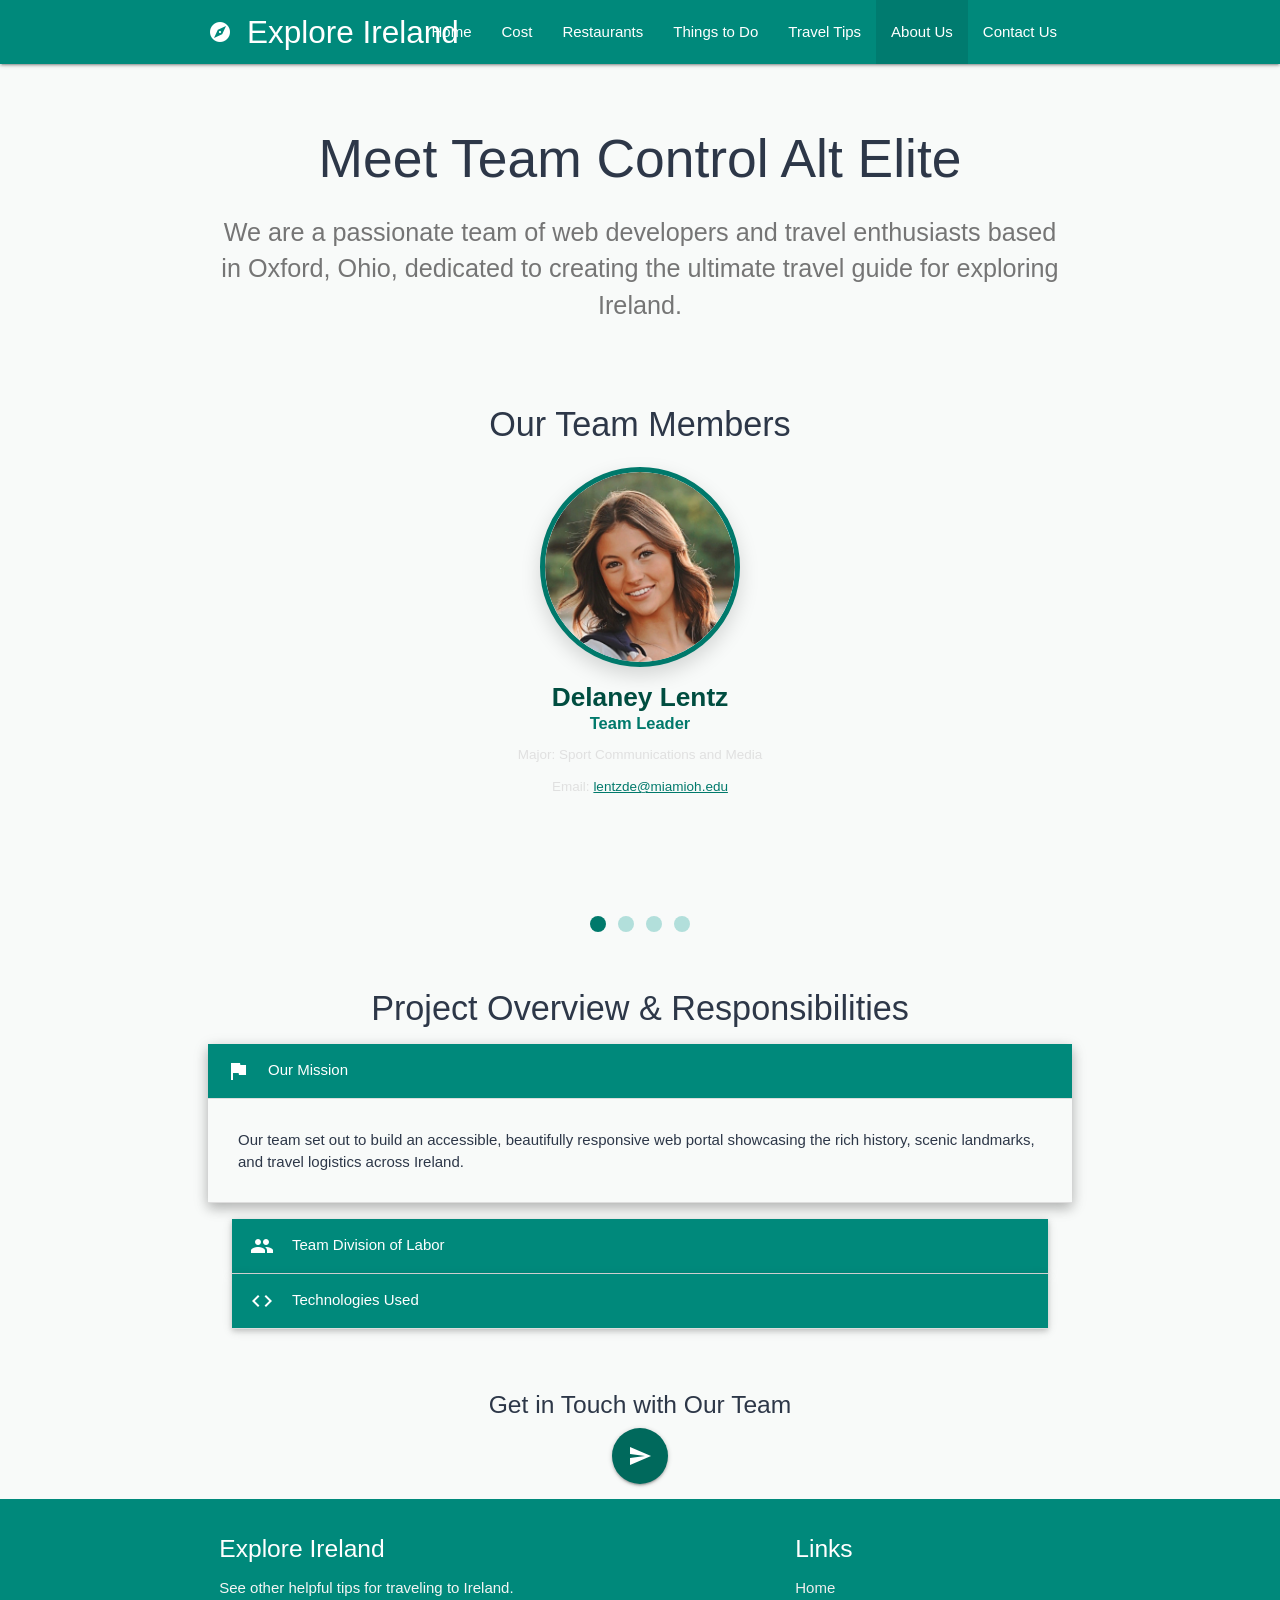
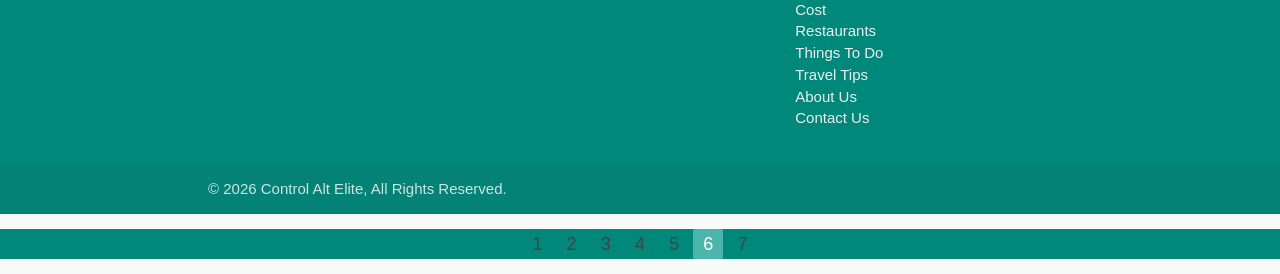
<file: aboutus.html>
<!DOCTYPE html>
<html lang="en">
<head>
    <meta charset="UTF-8">
    <meta name="viewport" content="width=device-width, initial-scale=1.0">
    <title>Ireland Travel | About Us</title>
    <link rel="stylesheet" href="thingstodo.css">
    <link rel="stylesheet" href="global.css">
    <!-- Google Fonts & Material Icons -->
    <link rel="preconnect" href="https://fonts.googleapis.com">
    <link rel="preconnect" href="https://fonts.gstatic.com" crossorigin>
    <link href="https://fonts.googleapis.com/icon?family=Material+Icons" rel="stylesheet">
    <link href="https://fonts.googleapis.com/css2?family=Plus+Jakarta+Sans:wght@400;500;600;700&display=swap" rel="stylesheet">
    <!-- Materialize CSS & JavaScript -->
    <link rel="stylesheet" href="https://cdnjs.cloudflare.com/ajax/libs/materialize/1.0.0/css/materialize.min.css">
    <script src="https://cdnjs.cloudflare.com/ajax/libs/materialize/1.0.0/js/materialize.min.js"></script>

    <style>
        /* Circular Rotating Team Slider Styling */
        .slider {
            height: 480px !important;
            background: transparent !important;
            box-shadow: none !important;
        }

        .slider .slides {
            height: 430px !important;
            background-color: transparent !important;
        }

        .slider .slides li {
            background-color: transparent !important;
            text-align: center;
        }

        /* Circular Frame for Team Photos */
        .profile-circle-container {
            width: 200px;
            height: 200px;
            margin: 10px auto 0 auto;
            border-radius: 50%;
            overflow: hidden;
            border: 5px solid #00796b; /* Teal Accent Border */
            box-shadow: 0 8px 20px rgba(0, 0, 0, 0.15);
            background-color: #e0f2f1;
        }

        .profile-circle-container img {
            width: 100% !important;
            height: 100% !important;
            object-fit: cover !important;
            object-position: center top !important; /* Keeps tops of heads fully visible */
            border-radius: 50%;
        }

        /* Caption Text Below Circle Frame */
        .slider .slides li .caption {
            position: relative !important;
            top: 10px !important;
            left: 0 !important;
            right: 0 !important;
            width: 100% !important;
            opacity: 1 !important;
            background: transparent !important;
            padding: 0 !important;
            box-shadow: none !important;
            border-radius: 0;
            display: block !important;
        }

        .slider .slides li .caption h3 {
            color: #004d40 !important;
            font-size: 1.75rem !important;
            font-weight: 700;
            margin: 6px 0 2px 0;
            text-shadow: none !important;
        }

        .slider .slides li .caption h5 {
            color: #00796b !important;
            font-size: 1.1rem !important;
            font-weight: 600;
            margin: 2px 0;
            text-shadow: none !important;
        }

        .member-details {
            font-size: 0.9rem;
            color: #444;
            margin-top: 4px;
            line-height: 1.4;
        }

        .member-details a {
            color: #00796b;
            text-decoration: underline;
            font-weight: 500;
        }

        /* Indicator Dots Styling */
        .slider .indicators {
            bottom: 0px !important;
            z-index: 10;
        }

        .slider .indicators .indicator-item {
            background-color: #b2dfdb;
            margin: 0 6px;
        }

        .slider .indicators .indicator-item.active {
            background-color: #00796b;
        }
    </style>

    <script>
        document.addEventListener('DOMContentLoaded', function() {
            // Materialize JS Feature 1: Sidenav Initialization
            var sidenavElems = document.querySelectorAll('.sidenav');
            M.Sidenav.init(sidenavElems);

            // Materialize JS Feature 2: Slider (2-second automated rotation)
            var sliderElems = document.querySelectorAll('.slider');
            M.Slider.init(sliderElems, {
                indicators: true,
                height: 480, // Expanded height for circle + bio info
                duration: 500,
                interval: 2000 // Rotates every 2 seconds
            });

            // Materialize JS Feature 3: Collapsible (Interactive Accordion)
            var collapsibleElems = document.querySelectorAll('.collapsible');
            M.Collapsible.init(collapsibleElems);

            // Materialize JS Feature 4: Tooltips
            var tooltipElems = document.querySelectorAll('.tooltipped');
            M.Tooltip.init(tooltipElems);
        });
    </script>
</head>
<body>

    <!-- Navigation Header -->
    <header>
        <div class="navbar-fixed">
            <nav class="teal darken-1">
                <div class="nav-wrapper container">
                    <!-- Brand Logo with Icon -->
                    <a href="index.html" class="brand-logo valign-wrapper">
                        <i class="material-icons left">explore</i>Explore Ireland
                    </a>
                    <!-- Mobile Hamburger Trigger -->
                    <a href="#" data-target="mobile-demo" class="sidenav-trigger"><i class="material-icons">menu</i></a>
                    <!-- Desktop Navigation Links -->
                    <ul class="right hide-on-med-and-down">
                        <li><a href="index.html">Home</a></li>
                        <li><a href="costs.html">Cost</a></li>
                        <li><a href="restaurants.html">Restaurants</a></li>
                        <li><a href="Thingstodo.html">Things to Do</a></li>
                        <li><a href="traveltips.html">Travel Tips</a></li>
                        <li class="active"><a href="aboutus.html">About Us</a></li>
                        <li><a href="contact.html">Contact Us</a></li>
                    </ul>
                </div>
            </nav>
        </div>

        <!-- Mobile Sidenav -->
        <ul class="sidenav" id="mobile-demo">
            <li><a href="index.html">Home</a></li>
            <li><a href="costs.html">Cost</a></li>
            <li><a href="restaurants.html">Restaurants</a></li>
            <li><a href="Thingstodo.html">Things to Do</a></li>
            <li><a href="traveltips.html">Travel Tips</a></li>
            <li class="active"><a href="aboutus.html">About Us</a></li>
            <li><a href="contact.html">Contact Us</a></li>
        </ul>
    </header>

    <!-- Page Title Header -->
    <main class="container" style="margin-top: 30px;">
        <div class="row center-align">
            <div class="col s12">
                <h2>Meet Team Control Alt Elite</h2>
                <p class="flow-text grey-text text-darken-1">
                    We are a passionate team of web developers and travel enthusiasts based in Oxford, Ohio, dedicated to creating the ultimate travel guide for exploring Ireland.
                </p>
            </div>
        </div>

        <!-- SLIDESHOW: Rotating Circular Profile Slider -->
        <section class="section">
            <h4 class="center-align header">Our Team Members</h4>
            <div class="slider">
                <ul class="slides">

                    <!-- Slide 1: Delaney Lentz -->
                    <li>
                        <div class="profile-circle-container">
                            <img src="delaney update picture.jpeg" alt="Delaney Lentz">
                        </div>
                        <div class="caption center-align">
                            <h3>Delaney Lentz</h3>
                            <h5>Team Leader</h5>
                            <div class="member-details">
                                <p><strong>Major:</strong> Sport Communications and Media</p>
                                <p><strong>Email:</strong> <a href="mailto:lentzde@miamioh.edu">lentzde@miamioh.edu</a></p>
                            </div>
                        </div>
                    </li>

                    <!-- Slide 2: Kaileigh Schneberger -->
                    <li>
                        <div class="profile-circle-container">
                            <img src="kaileigh picture.png" alt="Kaileigh Schneberger">
                        </div>
                        <div class="caption center-align">
                            <h3>Kaileigh Schneberger</h3>
                            <h5>Team Member</h5>
                            <div class="member-details">
                                <p><strong>Major:</strong> Sport Communications and Media</p>
                                <p><strong>Email:</strong> <a href="mailto:schnebk@miamioh.edu">schnebk@miamioh.edu</a></p>
                            </div>
                        </div>
                    </li>

                    <!-- Slide 3: Chaiya Herberger -->
                    <li>
                        <div class="profile-circle-container">
                            <img src="chaiyapicture.jpg" alt="Chaiya Herberger">
                        </div>
                        <div class="caption center-align">
                            <h3>Chaiya Herberger</h3>
                            <h5>Team Member</h5>
                            <div class="member-details">
                                <p><strong>Major:</strong> Emerging Technology in Business and Design</p>
                                <p><strong>Email:</strong> <a href="mailto:herberc3@miamioh.edu">herberc3@miamioh.edu</a></p>
                            </div>
                        </div>
                    </li>

                    <!-- Slide 4: Simone Mercer -->
                    <li>
                        <div class="profile-circle-container">
                            <img src="simone picture.jpeg" alt="Simone Mercer">
                        </div>
                        <div class="caption center-align">
                            <h3>Simone Mercer</h3>
                            <h5>Team Member</h5>
                            <div class="member-details">
                                <p><strong>Major:</strong> Sport Communications and Media</p>
                                <p><strong>Email:</strong> <a href="mailto:mercersc@miamioh.edu">mercersc@miamioh.edu</a></p>
                            </div>
                        </div>
                    </li>

                </ul>
            </div>
        </section>

        <!-- MATERIALIZE JAVASCRIPT FEATURE: Collapsible Accordion -->
        <section class="section">
            <h4 class="center-align header">Project Overview & Responsibilities</h4>
            <ul class="collapsible popout">
                <li class="active">
                    <div class="collapsible-header teal darken-1 white-text">
                        <i class="material-icons">flag</i>Our Mission
                    </div>
                    <div class="collapsible-body">
                        <span>Our team set out to build an accessible, beautifully responsive web portal showcasing the rich history, scenic landmarks, and travel logistics across Ireland.</span>
                    </div>
                </li>
                <li>
                    <div class="collapsible-header teal darken-1 white-text">
                        <i class="material-icons">group</i>Team Division of Labor
                    </div>
                    <div class="collapsible-body">
                        <p><strong>Delaney:</strong> Group leader ensuring progress is being made. Coded and made the Contact Us and Home pages.</p>
                        <p><strong>Kaileigh:</strong> Helped ensure unity in the pages while designing and coding the About Us and Things to Do pages.</p>
                        <p><strong>Simone:</strong> Designed and coded the Travel Tips page.</p>
                        <p><strong>Chaiya:</strong> Designed and coded the Restaurants page.</p>
                    </div>
                </li>
                <li>
                    <div class="collapsible-header teal darken-1 white-text">
                        <i class="material-icons">code</i>Technologies Used
                    </div>
                    <div class="collapsible-body">
                        <span>We were able to build this website with the knowledge gained from class activities, homework, and the help of Gemini.</span>
                    </div>
                </li>
            </ul>
        </section>

        <!-- Interactive Contact / Social Quick Links -->
        <section class="section center-align">
            <h5>Get in Touch with Our Team</h5>
            <a class="btn-floating btn-large teal darken-3 tooltipped waves-effect waves-light" data-position="bottom" data-tooltip="Visit Contact Page" href="contact.html"><i class="material-icons">send</i></a>
        </section>
    </main>

    <!-- Footer -->
   <footer class="page-footer teal darken-1">
        <div class="container">
            <div class="row">
                <div class="col l6 s12">
                    <h5 class="white-text">Explore Ireland</h5>
                    <p class="grey-text text-lighten-4">See other helpful tips for traveling to Ireland.</p>
                </div>
                <div class="col l4 offset-l2 s12">
                    <h5 class="white-text">Links</h5>
                    <ul>
                        <li><a class="grey-text text-lighten-3" href="index.html">Home</a></li>
                        <li><a class="grey-text text-lighten-3" href="costs.html">Cost</a></li>
                        <li><a class="grey-text text-lighten-3" href="restaurants.html">Restaurants</a></li>
                        <li><a class="grey-text text-lighten-3" href="Thingstodo.html">Things To Do</a></li>
                        <li><a class="grey-text text-lighten-3" href="traveltips.html">Travel Tips</a></li>
                        <li><a class="grey-text text-lighten-3" href="aboutus.html">About Us</a></li>
                        <li><a class="grey-text text-lighten-3" href="contact.html">Contact Us</a></li>
                    </ul>
                </div>
            </div>
        </div>
        <div class="footer-copyright">
            <div class="container">
                © 2026 Control Alt Elite, All Rights Reserved.
            </div>
        </div>
    </footer>

    <!-- Pagination -->
    <ul class="pagination center-align teal darken-1 black-text">
        <li class="waves-effect"><a href="index.html">1</a></li>
        <li class="waves-effect"><a href="costs.html">2</a></li>
        <li class="waves-effect"><a href="restaurants.html">3</a></li>
        <li class="waves-effect"><a href="Thingstodo.html">4</a></li>
        <li class="waves-effect"><a href="traveltips.html">5</a></li>
        <li class="active teal lighten-2 black-text"><a href="aboutus.html">6</a></li>
        <li class="waves-effect"><a href="contact.html">7</a></li>
    </ul>

</body>
</html>
</file>
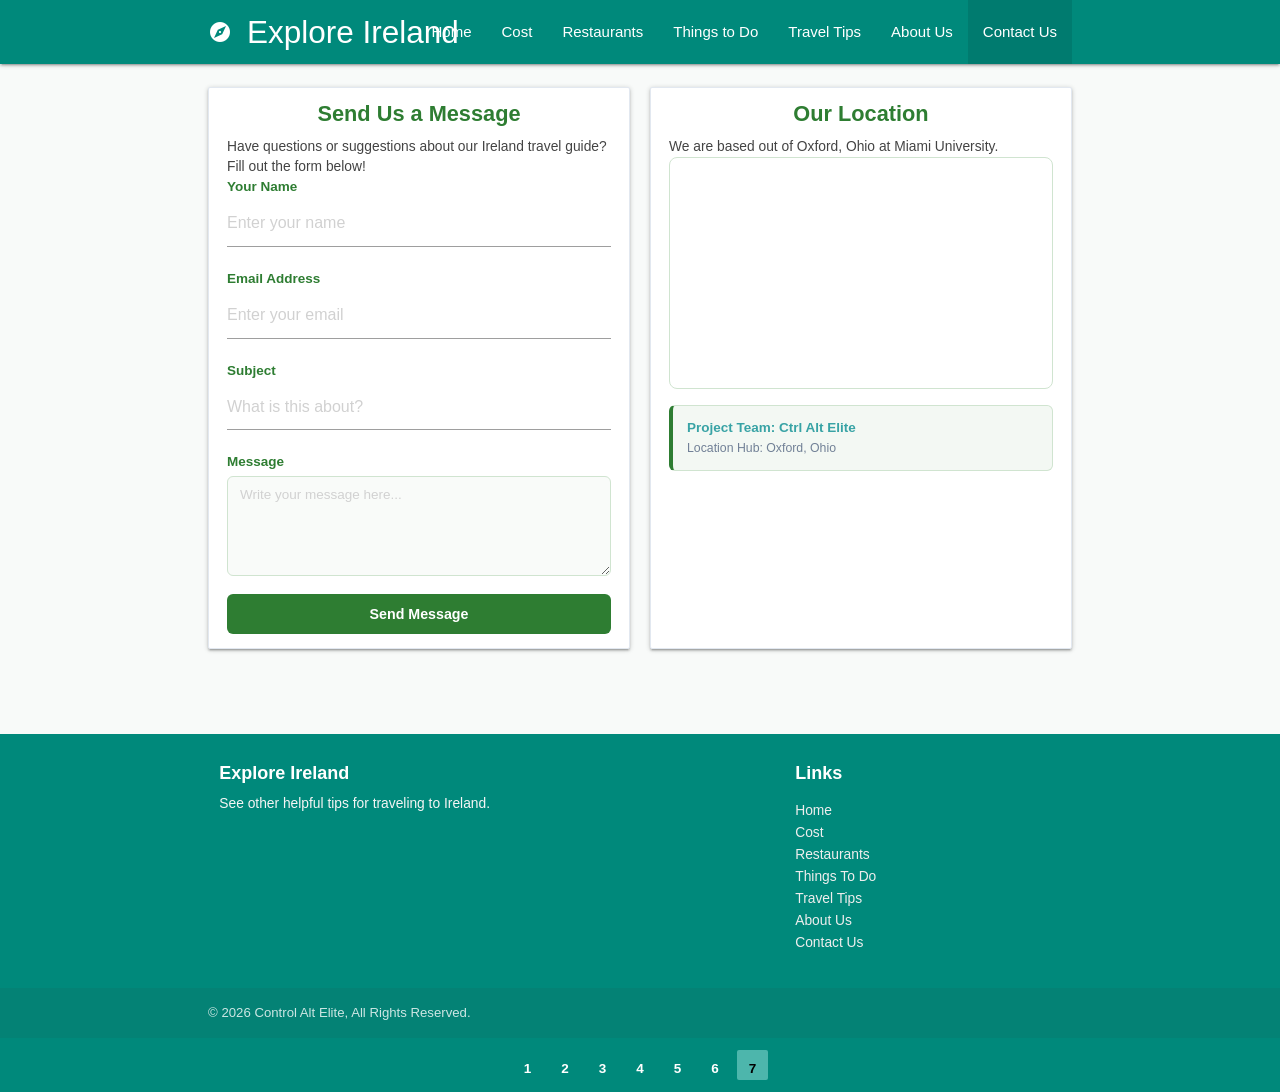
<file: contact.html>
<!DOCTYPE html>
<html lang="en">
<head>
  <meta charset="UTF-8">
  <meta name="viewport" content="width=device-width, initial-scale=1.0">
  <title>Contact Us | Discover Ireland</title>

  <style>
    /* ==========================================================================
       Global & Background Setup (Light Sage Green Theme)
       ========================================================================== */
    * {
      box-sizing: border-box;
    }

    body {
      font-family: -apple-system, BlinkMacSystemFont, "Segoe UI", Roboto, Helvetica, Arial, sans-serif;
      background-color: #ebf4ec;
      color: #333333;
      margin: 0;
      padding: 0;
      line-height: 1.5;
    }

    .container {
      max-width: 880px;
      margin: 0 auto;
      padding: 0 16px;
    }

    main.container {
      padding-top: 15px;
      padding-bottom: 30px;
    }

    a {
      color: #2b6cb0;
      text-decoration: underline;
    }

    a:hover {
      color: #1a4971;
    }

    /* ==========================================================================
       Top Navigation & Header
       ========================================================================== */
    .site-header {
      padding: 24px 0 16px 0;
      text-align: center;
    }

    .top-nav {
      display: flex;
      justify-content: center;
      flex-wrap: wrap;
      gap: 16px;
      margin-bottom: 18px;
    }

    .top-nav a {
      color: #2b6cb0;
      font-size: 0.95rem;
      text-decoration: underline;
    }

    .top-nav a.active {
      font-weight: bold;
    }

    .header-titles h1 {
      font-size: 2.25rem;
      font-weight: 800;
      color: #111111;
      margin: 0 0 4px 0;
    }

    .header-titles .subtitle {
      font-size: 1.05rem;
      color: #555555;
      margin: 0;
    }

    /* ==========================================================================
       Cards & Layout Grid
       ========================================================================== */
    .grid-2 {
      display: grid;
      grid-template-columns: repeat(2, 1fr);
      gap: 20px;
    }

    .card {
      background-color: #ffffff;
      border: 1px solid #d4e3d4;
      border-radius: 8px;
      padding: 24px;
      box-shadow: 0 1px 3px rgba(0, 0, 0, 0.02);
    }

    .card-title-center {
      text-align: center;
      color: #2e7d32;
      font-size: 1.45rem;
      font-weight: 700;
      margin: 0 0 12px 0;
    }

    .card-desc {
      font-size: 0.92rem;
      color: #444444;
      margin-top: 0;
      margin-bottom: 18px;
    }

    /* ==========================================================================
       Contact Form Styling
       ========================================================================== */
    .contact-form {
      display: flex;
      flex-direction: column;
      gap: 14px;
    }

    .form-group {
      display: flex;
      flex-direction: column;
      gap: 4px;
    }

    .form-group label {
      font-size: 0.9rem;
      font-weight: 700;
      color: #2e7d32;
    }

    .form-group input,
    .form-group textarea {
      padding: 10px 12px;
      border: 1px solid #d0e4d0;
      border-radius: 6px;
      font-family: inherit;
      font-size: 0.9rem;
      background-color: #f9fbf9;
      color: #333333;
      transition: all 0.2s ease;
      width: 100%;
    }

    .form-group input:focus,
    .form-group textarea:focus {
      outline: none;
      border-color: #2e7d32;
      background-color: #ffffff;
    }

    .form-group textarea {
      resize: vertical;
      min-height: 100px;
    }

    .submit-btn {
      background-color: #2e7d32;
      color: #ffffff;
      padding: 12px;
      border: none;
      border-radius: 6px;
      font-weight: 700;
      font-size: 0.95rem;
      cursor: pointer;
      transition: background-color 0.2s ease;
      margin-top: 4px;
      width: 100%;
    }

    .submit-btn:hover {
      background-color: #1b5e20;
    }

    /* ==========================================================================
       Location & Map Badge
       ========================================================================== */
    .map-container {
      width: 100%;
      border-radius: 8px;
      overflow: hidden;
      border: 1px solid #d0e4d0;
      line-height: 0;
      margin-bottom: 16px;
    }

    .map-container iframe {
      width: 100%;
      height: 230px;
      border: 0;
    }

    .location-badge {
      background-color: #f3f8f3;
      border: 1px solid #d0e4d0;
      border-left: 4px solid #2e7d32;
      border-radius: 6px;
      padding: 12px 14px;
      display: flex;
      flex-direction: column;
    }

    .badge-title {
      font-weight: 700;
      color: #2e7d32;
      font-size: 0.92rem;
      margin-bottom: 2px;
    }

    .badge-desc {
      font-size: 0.85rem;
      color: #555555;
    }

    /* ==========================================================================
       Group Member Footer & Pagination
       ========================================================================== */
    footer.page-footer.teal.darken-1 {
      background-color: #00695c;
      color: #ffffff;
      padding: 30px 0 0 0;
      margin-top: 40px;
    }

    .footer-container {
      max-width: 880px;
      margin: 0 auto;
      padding: 0 16px;
    }

    .footer-row {
      display: flex;
      justify-content: space-between;
      padding-bottom: 24px;
    }

    .footer-col.left-col {
      width: 55%;
    }

    .footer-col.right-col {
      width: 35%;
    }

    .white-text {
      color: #ffffff;
      font-size: 1.2rem;
      font-weight: 600;
      margin: 0 0 10px 0;
    }

    .grey-text {
      color: #e0f2f1;
      font-size: 0.92rem;
      margin: 0;
    }

    .footer-col ul {
      list-style: none;
      padding: 0;
      margin: 0;
    }

    .footer-col ul li {
      margin-bottom: 4px;
    }

    .footer-col ul li a {
      color: #e0f2f1;
      text-decoration: underline;
      font-size: 0.9rem;
    }

    .footer-copyright {
      background-color: #004d40;
      padding: 12px 0;
      font-size: 0.88rem;
      color: #ffffff;
    }

    /* Group Pagination Row */
    ul.pagination {
      display: flex;
      justify-content: center;
      align-items: center;
      list-style: none;
      padding: 12px 0;
      margin: 0;
      background-color: #00695c;
    }

    ul.pagination li {
      margin: 0 3px;
    }

    ul.pagination li a {
      display: block;
      padding: 4px 12px;
      color: #ffffff;
      text-decoration: none;
      font-weight: bold;
      border-radius: 4px;
      font-size: 0.9rem;
    }

    ul.pagination li.active {
      background-color: #4db6ac;
    }

    ul.pagination li.active a {
      color: #000000;
    }

    /* Responsive Mobile Adjustments */
    @media (max-width: 768px) {
      .grid-2 {
        grid-template-columns: 1fr;
      }
      .footer-row {
        flex-direction: column;
        gap: 20px;
      }
      .footer-col.left-col, .footer-col.right-col {
        width: 100%;
      }
    }
  </style>
</head>

<body>

  <!-- Top Navigation & Header -->
<head>
    <meta charset="UTF-8">
    <meta name="viewport" content="width=device-width, initial-scale=1.0">
    <title>Ireland Travel | About Us</title>
    <link rel="stylesheet" href="thingstodo.css">
    <link rel="stylesheet" href="global.css">
    <!-- Google Fonts & Material Icons -->
    <link rel="preconnect" href="https://fonts.googleapis.com">
    <link rel="preconnect" href="https://fonts.gstatic.com" crossorigin>
    <link href="https://fonts.googleapis.com/icon?family=Material+Icons" rel="stylesheet">
    <link href="https://fonts.googleapis.com/css2?family=Plus+Jakarta+Sans:wght@400;500;600;700&display=swap" rel="stylesheet">
    <!-- Materialize CSS & JavaScript -->
    <link rel="stylesheet" href="https://cdnjs.cloudflare.com/ajax/libs/materialize/1.0.0/css/materialize.min.css">
    <script src="https://cdnjs.cloudflare.com/ajax/libs/materialize/1.0.0/js/materialize.min.js"></script>

    <style>
        /* Responsive Desktop Height & Framing Fixes */
        @media only screen and (min-width: 993px) {
            .slider, 
            .slider .slides {
                height: 550px !important; /* Expands height on desktop to fit portrait photos */
            }
        }

        .slider .slides {
            background-color: #004d40; /* Dark teal background fill */
        }

        .slider .slides li img {
            object-fit: cover !important; /* Fills slide without stretching */
            object-position: center 20% !important; /* Aligns photos near the top so faces aren't cut off */
            width: 100% !important;
            height: 100% !important;
        }

        /* Bottom Caption Styling with Contrast Overlay */
        .slider .slides li .caption {
            top: auto !important;
            bottom: 35px !important; /* Positions text neatly at the bottom */
            background: rgba(0, 0, 0, 0.65); /* Dark background overlay for clear text reading */
            border-radius: 8px;
            padding: 12px 24px;
            display: inline-block;
        }

        .slider .indicators {
            z-index: 10; /* Ensures indicator dots sit on top of captions */
        }
    </style>

    <script>
        document.addEventListener('DOMContentLoaded', function() {
            // Materialize JS Feature 1: Sidenav Initialization
            var sidenavElems = document.querySelectorAll('.sidenav');
            M.Sidenav.init(sidenavElems);

            // Materialize JS Feature 2: Slider (2-second automated transition)
            var sliderElems = document.querySelectorAll('.slider');
            M.Slider.init(sliderElems, {
                indicators: true,
                height: 550, // Matches CSS desktop height
                duration: 500,
                interval: 2000 // Slides every 2 seconds
            });

            // Materialize JS Feature 3: Collapsible (Interactive Accordion)
            var collapsibleElems = document.querySelectorAll('.collapsible');
            M.Collapsible.init(collapsibleElems);

            // Materialize JS Feature 4: Tooltips
            var tooltipElems = document.querySelectorAll('.tooltipped');
            M.Tooltip.init(tooltipElems);
        });
    </script>
</head>
<body>

    <!-- Navigation Header -->
    <header>
        <div class="navbar-fixed">
            <nav class="teal darken-1">
                <div class="nav-wrapper container">
                    <!-- Brand Logo with Icon -->
                    <a href="index.html" class="brand-logo valign-wrapper">
                        <i class="material-icons left">explore</i>Explore Ireland
                    </a>
                    <!-- Mobile Hamburger Trigger -->
                    <a href="#" data-target="mobile-demo" class="sidenav-trigger"><i class="material-icons">menu</i></a>
                    <!-- Desktop Navigation Links -->
                    <ul class="right hide-on-med-and-down">
                        <li><a href="index.html">Home</a></li>
                        <li><a href="costs.html">Cost</a></li>
                        <li><a href="restaurants.html">Restaurants</a></li>
                        <li><a href="Thingstodo.html">Things to Do</a></li>
                        <li><a href="traveltips.html">Travel Tips</a></li>
                        <li><a href="aboutus.html">About Us</a></li>
                        <li class="active"><a href="contact.html">Contact Us</a></li>
                    </ul>
                </div>
            </nav>
        </div>

        <!-- Mobile Sidenav -->
        <ul class="sidenav" id="mobile-demo">
            <li><a href="index.html">Home</a></li>
            <li><a href="costs.html">Cost</a></li>
            <li><a href="restaurants.html">Restaurants</a></li>
            <li><a href="Thingstodo.html">Things to Do</a></li>
            <li><a href="traveltips.html">Travel Tips</a></li>
            <li><a href="aboutus.html">About Us</a></li>
            <li class="active"><a href="contact.html">Contact Us</a></li>
        </ul>
    </header>

  <!-- Main Content Area -->
  <main class="container">

    <div class="grid-2">

      <!-- Left Card: Contact Form -->
      <div class="card">
        <h2 class="card-title-center">Send Us a Message</h2>
        <p class="card-desc">Have questions or suggestions about our Ireland travel guide? Fill out the form below!</p>

        <form class="contact-form" action="#" method="post">
          <div class="form-group">
            <label for="name">Your Name</label>
            <input type="text" id="name" name="name" placeholder="Enter your name" required>
          </div>

          <div class="form-group">
            <label for="email">Email Address</label>
            <input type="email" id="email" name="email" placeholder="Enter your email" required>
          </div>

          <div class="form-group">
            <label for="subject">Subject</label>
            <input type="text" id="subject" name="subject" placeholder="What is this about?" required>
          </div>

          <div class="form-group">
            <label for="message">Message</label>
            <textarea id="message" name="message" placeholder="Write your message here..." required></textarea>
          </div>

          <button type="submit" class="submit-btn">Send Message</button>
        </form>
      </div>

      <!-- Right Card: Location & Map -->
      <div class="card">
        <h2 class="card-title-center">Our Location</h2>
        <p class="card-desc">We are based out of Oxford, Ohio at Miami University.</p>

        <!-- Interactive Google Map Embed -->
        <div class="map-container">
          <iframe 
            src="https://www.google.com/maps/embed?pb=!1m18!1m12!1m3!1d12351.488344186596!2d-84.7431267!3d39.5097486!2m3!1f0!2f0!3f0!3m2!1i1024!2i768!4f13.1!3m3!1m2!1s0x88403d1544253303%3A0x6a05e26715f074d2!2sMiami%20University!5e0!3m2!1sen!2sus!4v1700000000000!5m2!1sen!2sus" 
            allowfullscreen="" 
            loading="lazy" 
            referrerpolicy="no-referrer-when-downgrade"
            title="Miami University Oxford Ohio Map">
          </iframe>
        </div>

        <!-- Location Callout Badge -->
        <div class="location-badge">
          <span class="badge-title">Project Team: Ctrl Alt Elite</span>
          <span class="badge-desc">Location Hub: Oxford, Ohio</span>
        </div>
      </div>

    </div>

  </main>

  <!-- Group Member Footer -->
<footer class="page-footer teal darken-1">
        <div class="container">
            <div class="row">
                <div class="col l6 s12">
                    <h5 class="white-text">Explore Ireland</h5>
                    <p class="grey-text text-lighten-4">See other helpful tips for traveling to Ireland.</p>
                </div>
                <div class="col l4 offset-l2 s12">
                    <h5 class="white-text">Links</h5>
                    <ul>
                        <li><a class="grey-text text-lighten-3" href="index.html">Home</a></li>
                        <li><a class="grey-text text-lighten-3" href="costs.html">Cost</a></li>
                        <li><a class="grey-text text-lighten-3" href="restaurants.html">Restaurants</a></li>
                        <li><a class="grey-text text-lighten-3" href="Thingstodo.html">Things To Do</a></li>
                        <li><a class="grey-text text-lighten-3" href="traveltips.html">Travel Tips</a></li>
                        <li><a class="grey-text text-lighten-3" href="aboutus.html">About Us</a></li>
                        <li><a class="grey-text text-lighten-3" href="contact.html">Contact Us</a></li>
                    </ul>
                </div>
            </div>
        </div>
        <div class="footer-copyright">
            <div class="container">
                © 2026 Control Alt Elite, All Rights Reserved.
            </div>
        </div>
    </footer>

  <!-- Group Member Pagination -->
  <ul class="pagination center-align teal darken-1 black-text">
        <li class="waves-effect"><a href="index.html">1</a></li>
        <li class="waves-effect"><a href="costs.html">2</a></li>
        <li class="waves-effect"><a href="restaurants.html">3</a></li>
        <li class="waves-effect"><a href="Thingstodo.html">4</a></li>
        <li class="waves-effect"><a href="traveltips.html">5</a></li>
        <li class="waves-effect"><a href="aboutus.html">6</a></li>
        <li class="active teal lighten-2 black-text"><a href="contact.html">7</a></li>
    </ul>

</body>
</html>
</file>
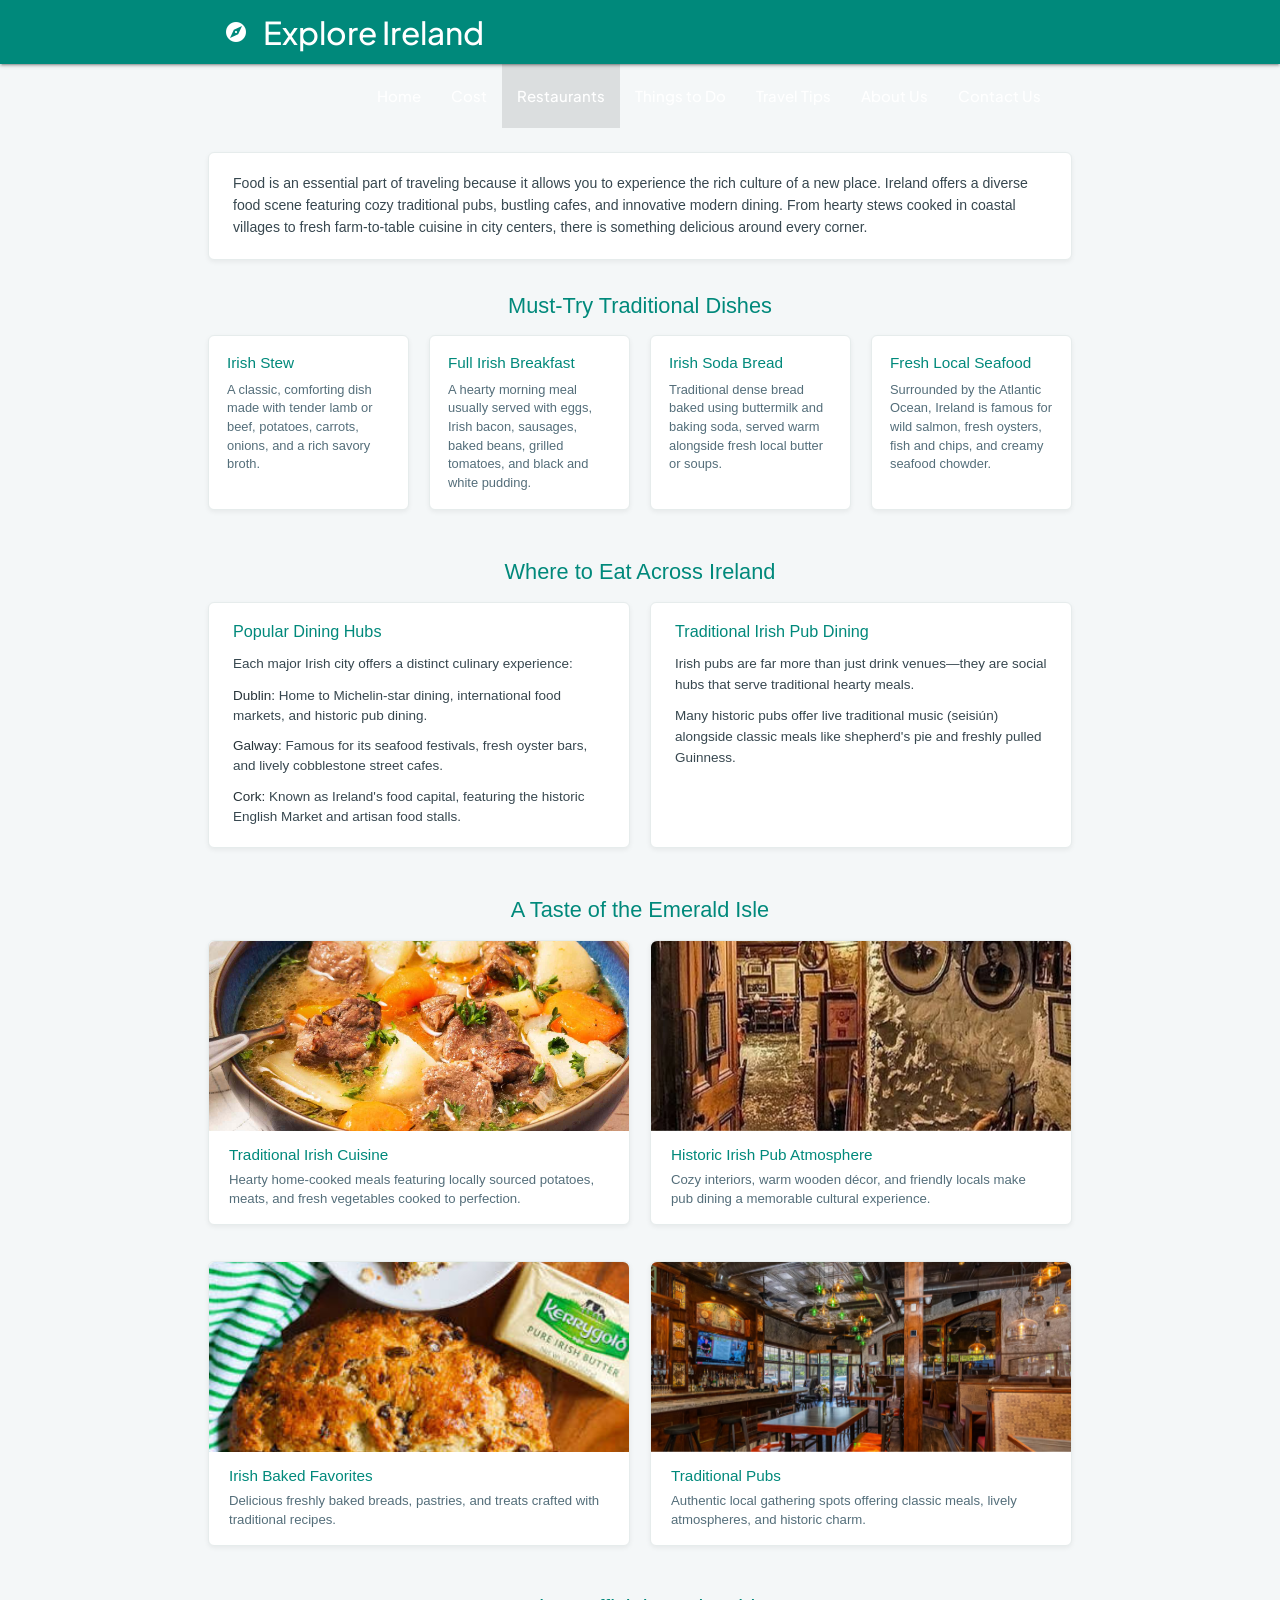
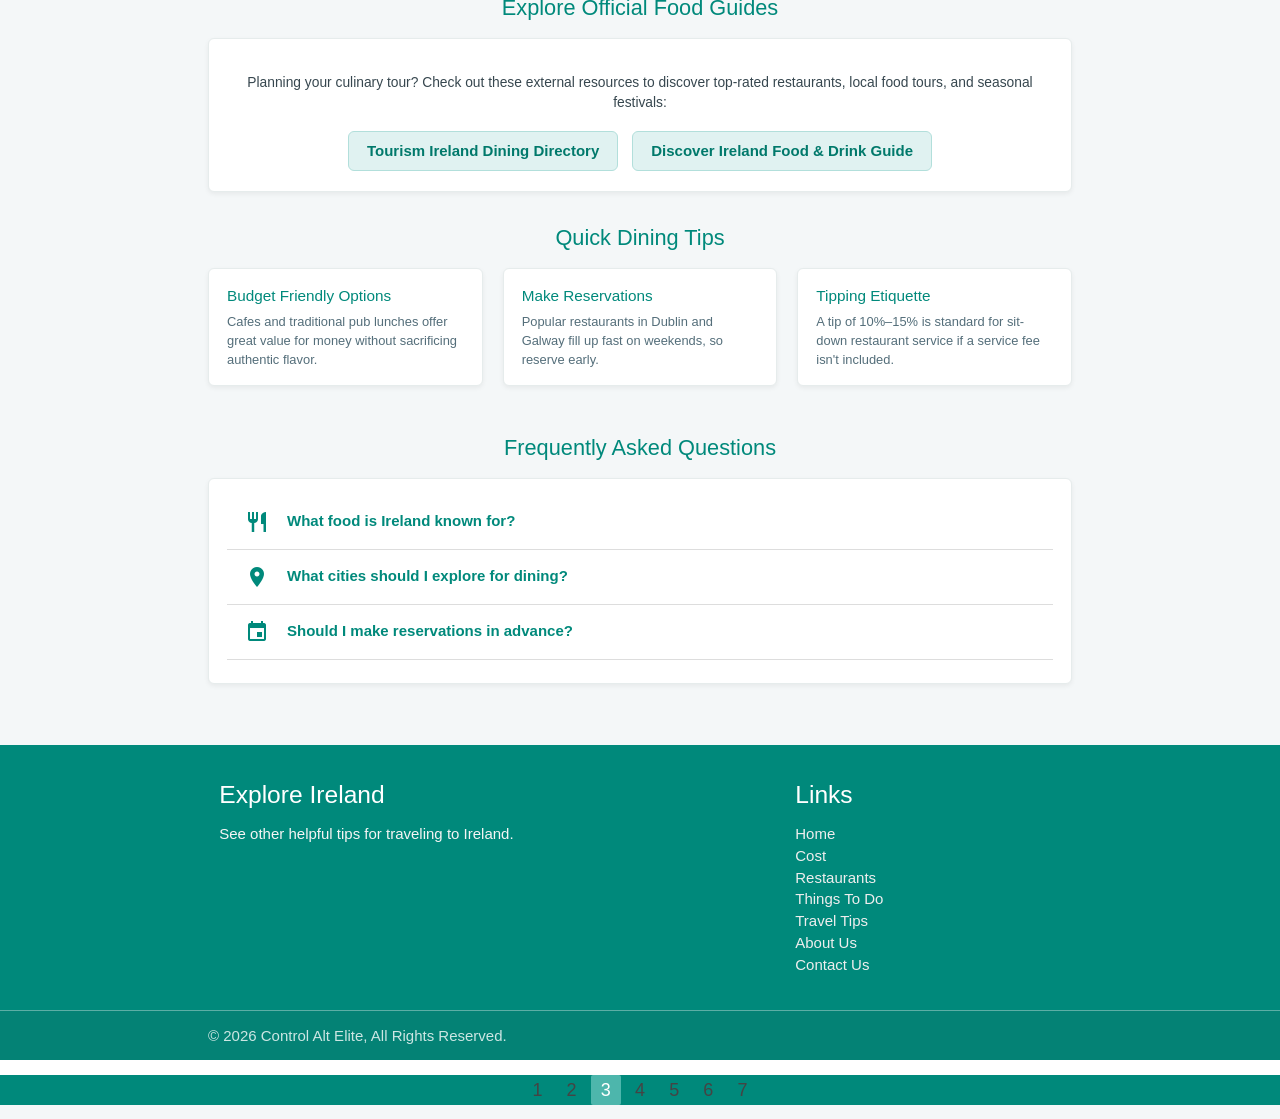
<file: restaurants.html>
<!DOCTYPE html>
<html lang="en">
<head>
    <meta charset="UTF-8">
    <meta name="viewport" content="width=device-width, initial-scale=1.0">
    <title>Taste of Ireland | Discover Ireland</title>

    <!-- Google Fonts & Material Icons -->
    <link rel="preconnect" href="https://fonts.googleapis.com">
    <link rel="preconnect" href="https://fonts.gstatic.com" crossorigin>
    <link href="https://fonts.googleapis.com/icon?family=Material+Icons" rel="stylesheet">
    <link href="https://fonts.googleapis.com/css2?family=Plus+Jakarta+Sans:wght@400;500;600;700&display=swap" rel="stylesheet">

    <!-- Materialize CSS -->
    <link rel="stylesheet" href="https://cdnjs.cloudflare.com/ajax/libs/materialize/1.0.0/css/materialize.min.css">
    <link rel="stylesheet" href="thingstodo.css">
    <link rel="stylesheet" href="global.css">

    <style>
        body {
            background-color: #f4f7f8;
            color: #2c3e50;
            font-family: -apple-system, BlinkMacSystemFont, "Segoe UI", Roboto, Arial, sans-serif;
            display: flex;
            min-height: 100vh;
            flex-direction: column;
            margin: 0;
        }

        /* FORCE NAVBAR TO MATCH THINGSTODO.HTML & COSTS.HTML */
        header nav.teal.darken-1 {
            position: relative !important;
            width: 100% !important;
            height: 64px !important;
            line-height: 64px !important;
        }

        header nav .nav-wrapper.container,
        main.container {
            width: 70% !important;
            max-width: 1280px !important;
            margin: 0 auto !important;
        }

        header nav .nav-wrapper.container {
            padding: 0 !important;
            display: flex !important;
            justify-content: space-between !important;
            align-items: center !important;
        }

        header nav .brand-logo {
            position: static !important;
            transform: none !important;
            margin: 0 !important;
            padding: 0 !important;
            display: inline-flex !important;
            align-items: center !important;
            font-size: 1.8rem !important;
            text-decoration: none !important;
        }

        header nav ul.right {
            margin: 0 !important;
            float: none !important;
        }

        header nav ul.right a {
            text-decoration: none !important;
        }

        main.container {
            flex: 1 0 auto;
            padding-top: 24px;
            padding-bottom: 45px;
        }

        @media only screen and (max-width: 992px) {
            header nav .nav-wrapper.container,
            main.container {
                width: 85% !important;
            }
        }

        @media only screen and (max-width: 600px) {
            header nav .nav-wrapper.container,
            main.container {
                width: 92% !important;
            }
        }

        /* EQUAL HEIGHT CARDS IN ROWS */
        .row.equal-height {
            display: flex;
            flex-wrap: wrap;
            margin-left: -10px;
            margin-right: -10px;
        }

        .row.equal-height > .col {
            display: flex;
            flex-direction: column;
            padding: 0 10px;
            margin-bottom: 16px;
        }

        /* SECTION TITLES - MATCHES COSTS PAGE TEAL */
        .section-title {
            color: #00897b;
            font-size: 1.45rem;
            font-weight: 500;
            text-align: center;
            margin: 34px 0 18px 0;
        }

        /* CARDS - COMPACT PADDING & HEIGHT LIKE COSTS.HTML */
        .card-panel-custom {
            background: #ffffff;
            border-radius: 6px;
            padding: 20px 24px;
            box-shadow: 0 2px 5px rgba(0, 0, 0, 0.06);
            border: 1px solid #e6ecec;
            height: 100%;
            margin-bottom: 16px;
        }

        .intro-box {
            line-height: 1.55;
            color: #37474f;
            font-size: 0.94rem;
            margin-bottom: 8px;
        }

        .dish-card {
            background: #ffffff;
            border-radius: 6px;
            padding: 16px 18px;
            box-shadow: 0 2px 5px rgba(0, 0, 0, 0.06);
            border: 1px solid #e6ecec;
            height: 100%;
        }

        .dish-card .dish-title {
            color: #00897b;
            font-size: 1.02rem;
            font-weight: 500;
            margin-bottom: 6px;
        }

        .dish-card p {
            color: #546e7a;
            font-size: 0.86rem;
            line-height: 1.45;
            margin: 0;
        }

        /* RESTAURANT LISTS */
        .hub-list {
            margin: 0;
            padding-left: 0;
            list-style: none;
        }

        .hub-list li {
            margin-bottom: 10px;
            font-size: 0.9rem;
            color: #37474f;
            line-height: 1.5;
        }

        .hub-list li:last-child {
            margin-bottom: 0;
        }

        .hub-list strong {
            color: #263238;
        }

        /* PICTURE GALLERY (NO OVERFLOW HIDDEN SO MATERIAL BOX CAN EXPAND) */
        .gallery-card {
            background: #ffffff;
            border-radius: 6px;
            box-shadow: 0 2px 5px rgba(0, 0, 0, 0.06);
            border: 1px solid #e6ecec;
            height: 100%;
        }

        .gallery-card img {
            width: 100%;
            height: 190px;
            object-fit: cover;
            display: block;
            border-top-left-radius: 6px;
            border-top-right-radius: 6px;
        }

        .gallery-card .card-info {
            padding: 16px 20px;
        }

        .gallery-card .card-info h3 {
            color: #00897b;
            font-size: 1.02rem;
            font-weight: 500;
            margin: 0 0 6px 0;
        }

        .gallery-card .card-info p {
            color: #546e7a;
            font-size: 0.88rem;
            margin: 0;
            line-height: 1.45;
        }

        /* BUTTONS */
        .btn-custom {
            background-color: #e0f2f1;
            color: #00796b;
            border: 1px solid #b2dfdb;
            border-radius: 6px;
            font-weight: 600;
            text-transform: none;
            box-shadow: none;
            height: 40px;
            line-height: 38px;
            padding: 0 18px;
            display: inline-block;
            transition: all 0.2s ease;
        }

        .btn-custom:hover {
            background-color: #b2dfdb;
            color: #004d40;
            box-shadow: 0 2px 4px rgba(0, 0, 0, 0.06);
        }

        /* FAQ COLLAPSIBLE */
        .collapsible-header {
            font-weight: 600;
            color: #00897b;
            background-color: #ffffff;
        }

        .collapsible-body {
            color: #37474f;
        }
    </style>
</head>
<body>
    <!-- Navigation Header -->
    <header>
        <div class="navbar-fixed">
            <nav class="teal darken-1" style="display: block; text-align: left; font-family: 'Plus Jakarta Sans', sans-serif !important;">
                <div class="nav-wrapper container" style="width: 65% !important; max-width: 1280px !important; margin: 0 auto !important; padding-left: 0 !important; padding-right: 0 !important; display: block !important; position: relative;">
                    <!-- Brand Logo with Icon -->
                    <a href="index.html" class="brand-logo left valign-wrapper" style="position: relative !important; left: 0 !important; margin-left: 0 !important; padding-left: 0 !important; transform: none !important; float: left !important; text-decoration: none !important; display: inline-flex !important; align-items: center !important; font-family: 'Plus Jakarta Sans', sans-serif !important; font-size: 2.1rem !important; font-weight: 500 !important;">
                        <i class="material-icons left">explore</i>Explore Ireland
                    </a>
                    <!-- Mobile Hamburger Trigger -->
                    <a href="#" data-target="mobile-demo" class="sidenav-trigger" style="text-decoration: none !important;"><i class="material-icons">menu</i></a>
                    <!-- Desktop Navigation Links -->
                    <ul class="right hide-on-med-and-down" style="float: right !important; font-family: 'Plus Jakarta Sans', sans-serif !important;">
                        <li><a style="text-decoration: none !important; font-weight: 500 !important;" href="index.html">Home</a></li>
                        <li><a style="text-decoration: none !important; font-weight: 500 !important;" href="costs.html">Cost</a></li>
                        <li class="active"><a style="text-decoration: none !important; font-weight: 500 !important;" href="restaurants.html">Restaurants</a></li>
                        <li><a style="text-decoration: none !important; font-weight: 500 !important;" href="Thingstodo.html">Things to Do</a></li>
                        <li><a style="text-decoration: none !important; font-weight: 500 !important;" href="traveltips.html">Travel Tips</a></li>
                        <li><a style="text-decoration: none !important; font-weight: 500 !important;" href="aboutus.html">About Us</a></li>
                        <li><a style="text-decoration: none !important; font-weight: 500 !important;" href="contact.html">Contact Us</a></li>
                    </ul>
                </div>
            </nav>
        </div>

        <!-- Mobile Sidenav -->
        <ul class="sidenav" id="mobile-demo">
            <li><a href="index.html">Home</a></li>
            <li><a href="costs.html">Cost</a></li>
            <li class="active"><a href="restaurants.html">Restaurants</a></li>
            <li><a href="Thingstodo.html">Things to Do</a></li>
            <li><a href="traveltips.html">Travel Tips</a></li>
            <li><a href="aboutus.html">About Us</a></li>
            <li><a href="contact.html">Contact Us</a></li>
        </ul>
    </header>

    <!-- MAIN CONTENT CONTAINER -->
    <main class="container">

        <!-- INTRODUCTION -->
        <div class="card-panel-custom intro-box">
            <p style="margin: 0;">
                Food is an essential part of traveling because it allows you to experience the rich culture of a new place.
                Ireland offers a diverse food scene featuring cozy traditional pubs, bustling cafes, and innovative modern dining.
                From hearty stews cooked in coastal villages to fresh farm-to-table cuisine in city centers, there is something delicious around every corner.
            </p>
        </div>

        <!-- MUST-TRY TRADITIONAL DISHES -->
        <section id="info">
            <h2 class="section-title">Must-Try Traditional Dishes</h2>

            <div class="row equal-height">

                <div class="col s12 m6 l3">
                    <div class="dish-card">
                        <div class="dish-title">Irish Stew</div>
                        <p>A classic, comforting dish made with tender lamb or beef, potatoes, carrots, onions, and a rich savory broth.</p>
                    </div>
                </div>

                <div class="col s12 m6 l3">
                    <div class="dish-card">
                        <div class="dish-title">Full Irish Breakfast</div>
                        <p>A hearty morning meal usually served with eggs, Irish bacon, sausages, baked beans, grilled tomatoes, and black and white pudding.</p>
                    </div>
                </div>

                <div class="col s12 m6 l3">
                    <div class="dish-card">
                        <div class="dish-title">Irish Soda Bread</div>
                        <p>Traditional dense bread baked using buttermilk and baking soda, served warm alongside fresh local butter or soups.</p>
                    </div>
                </div>

                <div class="col s12 m6 l3">
                    <div class="dish-card">
                        <div class="dish-title">Fresh Local Seafood</div>
                        <p>Surrounded by the Atlantic Ocean, Ireland is famous for wild salmon, fresh oysters, fish and chips, and creamy seafood chowder.</p>
                    </div>
                </div>

            </div>
        </section>

        <!-- WHERE TO EAT ACROSS IRELAND -->
        <section id="restaurants">
            <h2 class="section-title">Where to Eat Across Ireland</h2>

            <div class="row equal-height">

                <div class="col s12 m6">
                    <div class="card-panel-custom" style="margin-bottom: 0;">
                        <h3 style="color: #00897b; font-size: 1.08rem; font-weight: 500; margin-top: 0; margin-bottom: 12px;">
                            Popular Dining Hubs
                        </h3>

                        <p style="font-size: 0.9rem; color: #37474f; margin-bottom: 12px;">
                            Each major Irish city offers a distinct culinary experience:
                        </p>

                        <ul class="hub-list">
                            <li><strong>Dublin:</strong> Home to Michelin-star dining, international food markets, and historic pub dining.</li>
                            <li><strong>Galway:</strong> Famous for its seafood festivals, fresh oyster bars, and lively cobblestone street cafes.</li>
                            <li><strong>Cork:</strong> Known as Ireland's food capital, featuring the historic English Market and artisan food stalls.</li>
                        </ul>
                    </div>
                </div>

                <div class="col s12 m6">
                    <div class="card-panel-custom" style="margin-bottom: 0;">
                        <h3 style="color: #00897b; font-size: 1.08rem; font-weight: 500; margin-top: 0; margin-bottom: 12px;">
                            Traditional Irish Pub Dining
                        </h3>

                        <p style="font-size: 0.9rem; color: #37474f; line-height: 1.55; margin-bottom: 10px;">
                            Irish pubs are far more than just drink venues—they are social hubs that serve traditional hearty meals.
                        </p>
                        <p style="font-size: 0.9rem; color: #37474f; line-height: 1.55; margin: 0;">
                            Many historic pubs offer live traditional music (seisiún) alongside classic meals like shepherd's pie and freshly pulled Guinness.
                        </p>
                    </div>
                </div>

            </div>
        </section>

        <!-- A TASTE OF THE EMERALD ISLE (WITH MATERIAL BOX LIGHTBOX) -->
        <section>
            <h2 class="section-title">A Taste of the Emerald Isle</h2>

            <div class="row equal-height">

                <div class="col s12 m6">
                    <div class="gallery-card">
                        <img class="materialboxed" data-caption="Traditional Irish Cuisine" src="irish foood.jpeg2.jpg" alt="Traditional Irish Cuisine">
                        <div class="card-info">
                            <h3>Traditional Irish Cuisine</h3>
                            <p>Hearty home-cooked meals featuring locally sourced potatoes, meats, and fresh vegetables cooked to perfection.</p>
                        </div>
                    </div>
                </div>

                <div class="col s12 m6">
                    <div class="gallery-card">
                        <img class="materialboxed" data-caption="Historic Irish Pub Atmosphere" src="historic irish pub j.peg.jpeg" alt="Historic Irish Pub Atmosphere">
                        <div class="card-info">
                            <h3>Historic Irish Pub Atmosphere</h3>
                            <p>Cozy interiors, warm wooden décor, and friendly locals make pub dining a memorable cultural experience.</p>
                        </div>
                    </div>
                </div>

            </div>

            <div class="row equal-height">

                <div class="col s12 m6">
                    <div class="gallery-card">
                        <img class="materialboxed" data-caption="Irish Baked Favorites" src="irishbakes.jepg3.jpeg" alt="Irish Baked Favorites">
                        <div class="card-info">
                            <h3>Irish Baked Favorites</h3>
                            <p>Delicious freshly baked breads, pastries, and treats crafted with traditional recipes.</p>
                        </div>
                    </div>
                </div>

                <div class="col s12 m6">
                    <div class="gallery-card">
                        <img class="materialboxed" data-caption="Traditional Pubs" src="irishpub.jeg.jpeg" alt="Irish Pubs">
                        <div class="card-info">
                            <h3>Traditional Pubs</h3>
                            <p>Authentic local gathering spots offering classic meals, lively atmospheres, and historic charm.</p>
                        </div>
                    </div>
                </div>

            </div>
        </section>

        <!-- OFFICIAL FOOD GUIDES -->
        <section>
            <h2 class="section-title">Explore Official Food Guides</h2>

            <div class="card-panel-custom center-align">
                <p style="color: #37474f; margin-bottom: 18px; font-size: 0.92rem;">
                    Planning your culinary tour? Check out these external resources to discover top-rated restaurants, local food tours, and seasonal festivals:
                </p>

                <div style="display: flex; gap: 14px; justify-content: center; flex-wrap: wrap;">
                    <a href="https://www.ireland.com/" target="_blank" rel="noopener" class="btn-custom">
                        Tourism Ireland Dining Directory
                    </a>

                    <a href="https://www.discoverireland.ie/" target="_blank" rel="noopener" class="btn-custom">
                        Discover Ireland Food &amp; Drink Guide
                    </a>
                </div>
            </div>
        </section>

        <!-- QUICK DINING TIPS -->
        <section id="travel-tips">
            <h2 class="section-title">Quick Dining Tips</h2>

            <div class="row equal-height">

                <div class="col s12 m4">
                    <div class="dish-card">
                        <div class="dish-title">Budget Friendly Options</div>
                        <p>Cafes and traditional pub lunches offer great value for money without sacrificing authentic flavor.</p>
                    </div>
                </div>

                <div class="col s12 m4">
                    <div class="dish-card">
                        <div class="dish-title">Make Reservations</div>
                        <p>Popular restaurants in Dublin and Galway fill up fast on weekends, so reserve early.</p>
                    </div>
                </div>

                <div class="col s12 m4">
                    <div class="dish-card">
                        <div class="dish-title">Tipping Etiquette</div>
                        <p>A tip of 10%–15% is standard for sit-down restaurant service if a service fee isn't included.</p>
                    </div>
                </div>

            </div>
        </section>

        <!-- FAQ -->
        <section id="faq">
            <h2 class="section-title">Frequently Asked Questions</h2>

            <div class="card-panel-custom" style="padding: 8px 18px;">
                <ul class="collapsible z-depth-0" style="border: none;">

                    <li>
                        <div class="collapsible-header">
                            <i class="material-icons">restaurant</i>
                            What food is Ireland known for?
                        </div>

                        <div class="collapsible-body">
                            <span>Ireland is known for classic comfort foods such as Irish stew, soda bread, colcannon, seafood chowder, and a full Irish breakfast.</span>
                        </div>
                    </li>

                    <li>
                        <div class="collapsible-header">
                            <i class="material-icons">place</i>
                            What cities should I explore for dining?
                        </div>

                        <div class="collapsible-body">
                            <span>Dublin, Galway, and Cork are top destinations for culinary experiences, artisan markets, and authentic pub dining.</span>
                        </div>
                    </li>

                    <li>
                        <div class="collapsible-header">
                            <i class="material-icons">event</i>
                            Should I make reservations in advance?
                        </div>

                        <div class="collapsible-body">
                            <span>Reservations are recommended for fine dining and popular dinner spots in high season, while traditional pubs are usually walk-in friendly.</span>
                        </div>
                    </li>

                </ul>
            </div>
        </section>

    </main>

    <!-- FOOTER -->
    <footer class="page-footer teal darken-1">
        <div class="container">
            <div class="row">
                <div class="col l6 s12">
                    <h5 class="white-text">Explore Ireland</h5>
                    <p class="grey-text text-lighten-4">See other helpful tips for traveling to Ireland.</p>
                </div>
                <div class="col l4 offset-l2 s12">
                    <h5 class="white-text">Links</h5>
                    <ul>
                        <li><a class="grey-text text-lighten-3" href="index.html">Home</a></li>
                        <li><a class="grey-text text-lighten-3" href="costs.html">Cost</a></li>
                        <li><a class="grey-text text-lighten-3" href="restaurants.html">Restaurants</a></li>
                        <li><a class="grey-text text-lighten-3" href="Thingstodo.html">Things To Do</a></li>
                        <li><a class="grey-text text-lighten-3" href="traveltips.html">Travel Tips</a></li>
                        <li><a class="grey-text text-lighten-3" href="aboutus.html">About Us</a></li>
                        <li><a class="grey-text text-lighten-3" href="contact.html">Contact Us</a></li>
                    </ul>
                </div>
            </div>
        </div>
        <div class="footer-copyright" style="border-top: 1px solid rgba(255, 255, 255, 0.35);">
            <div class="container">
                © 2026 Control Alt Elite, All Rights Reserved.
            </div>
        </div>
    </footer>

    <!-- Thick white spacer bar between 2026 copyright and pagination -->
    <div style="width: 100%; height: 15px; background-color: #ffffff; display: block;"></div>

    <!-- Group Member Pagination -->
    <ul class="pagination center-align teal darken-1 black-text" style="margin-top: 0 !important; margin-bottom: 14px !important;">
        <li class="waves-effect"><a href="index.html">1</a></li>
        <li class="waves-effect"><a href="costs.html">2</a></li>
        <li class="active teal lighten-2 black-text"><a href="restaurants.html">3</a></li>
        <li class="waves-effect"><a href="Thingstodo.html">4</a></li>
        <li class="waves-effect"><a href="traveltips.html">5</a></li>
        <li class="waves-effect"><a href="contact.html">6</a></li>
        <li class="waves-effect"><a href="aboutus.html">7</a></li>
    </ul>

    <!-- jQuery & MATERIALIZE JAVASCRIPT -->
    <script src="https://code.jquery.com/jquery-3.6.0.min.js"></script>
    <script src="https://cdnjs.cloudflare.com/ajax/libs/materialize/1.0.0/js/materialize.min.js"></script>

    <script>
        document.addEventListener('DOMContentLoaded', function() {
            var elems = document.querySelectorAll('.sidenav');
            M.Sidenav.init(elems);

            var collapsibles = document.querySelectorAll('.collapsible');
            M.Collapsible.init(collapsibles);

            var materialboxes = document.querySelectorAll('.materialboxed');
            M.Materialbox.init(materialboxes);
        });
    </script>

</body>
</html>
</file>
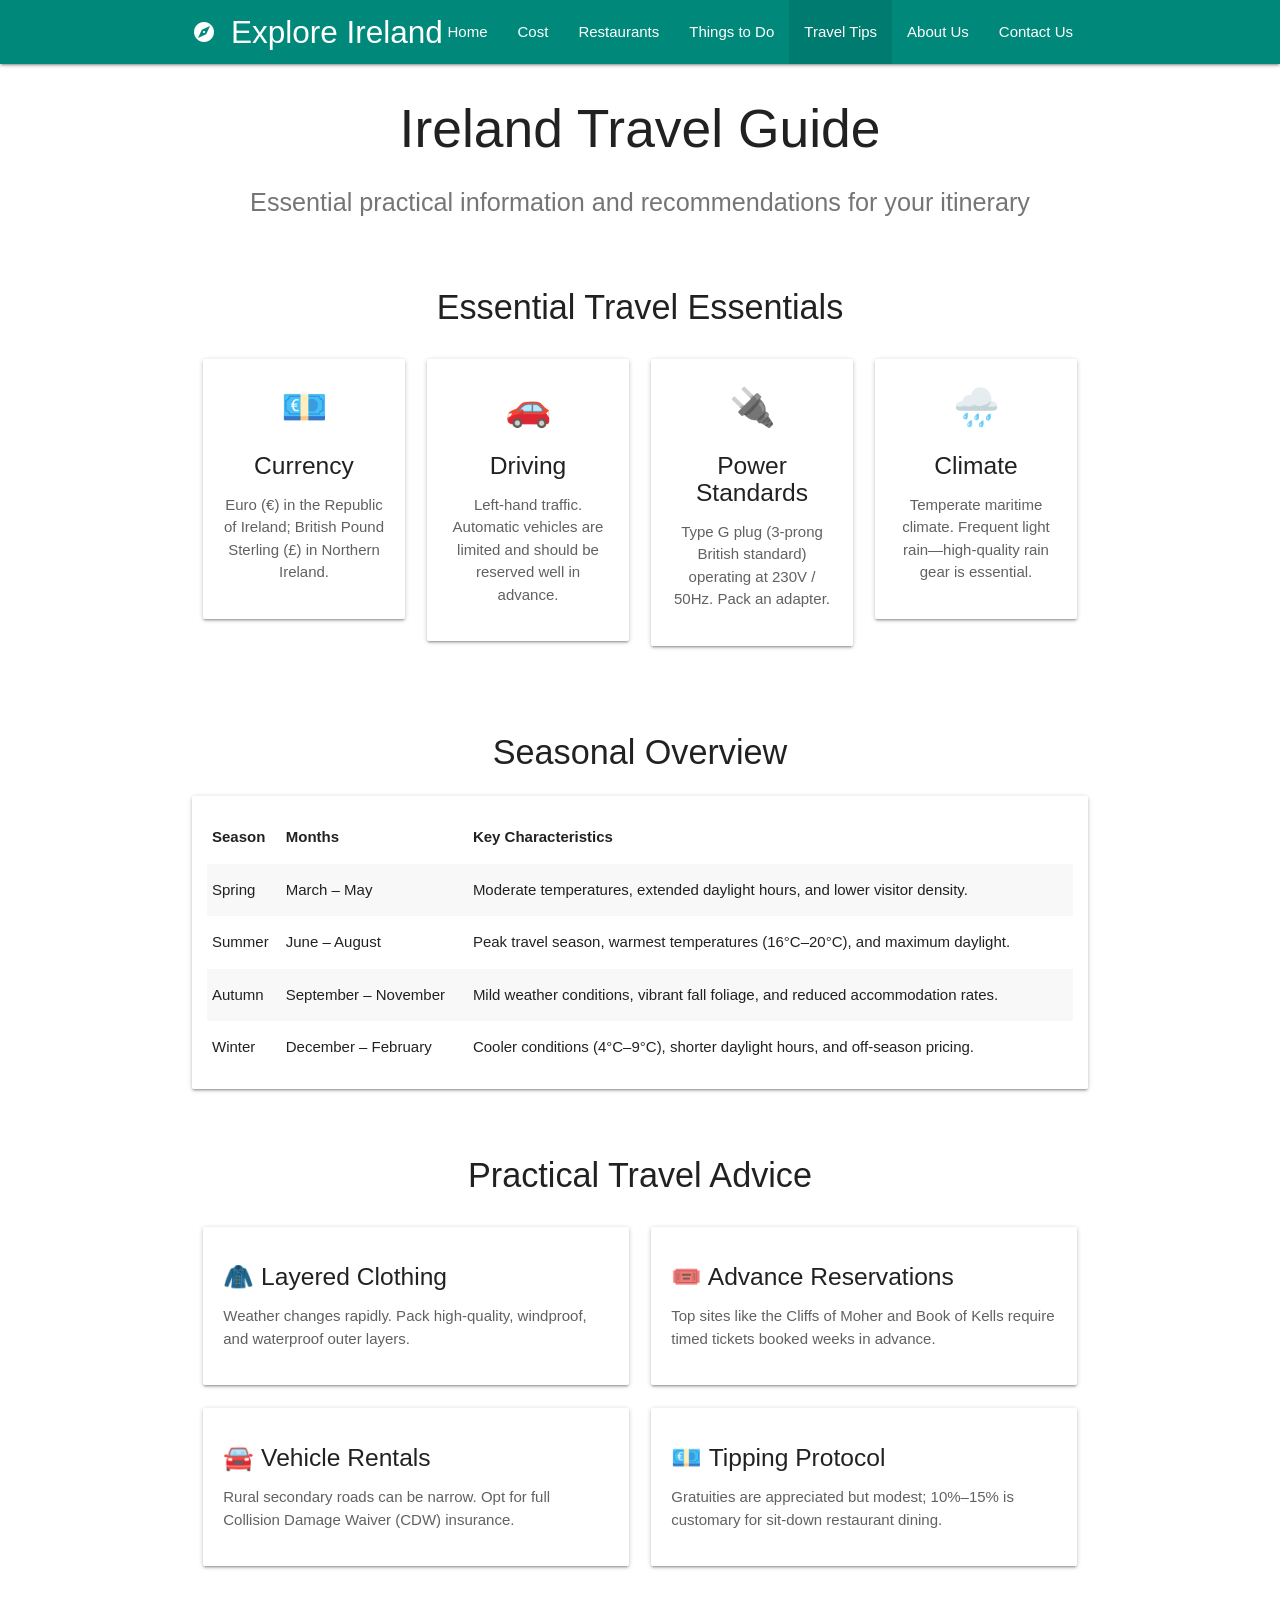
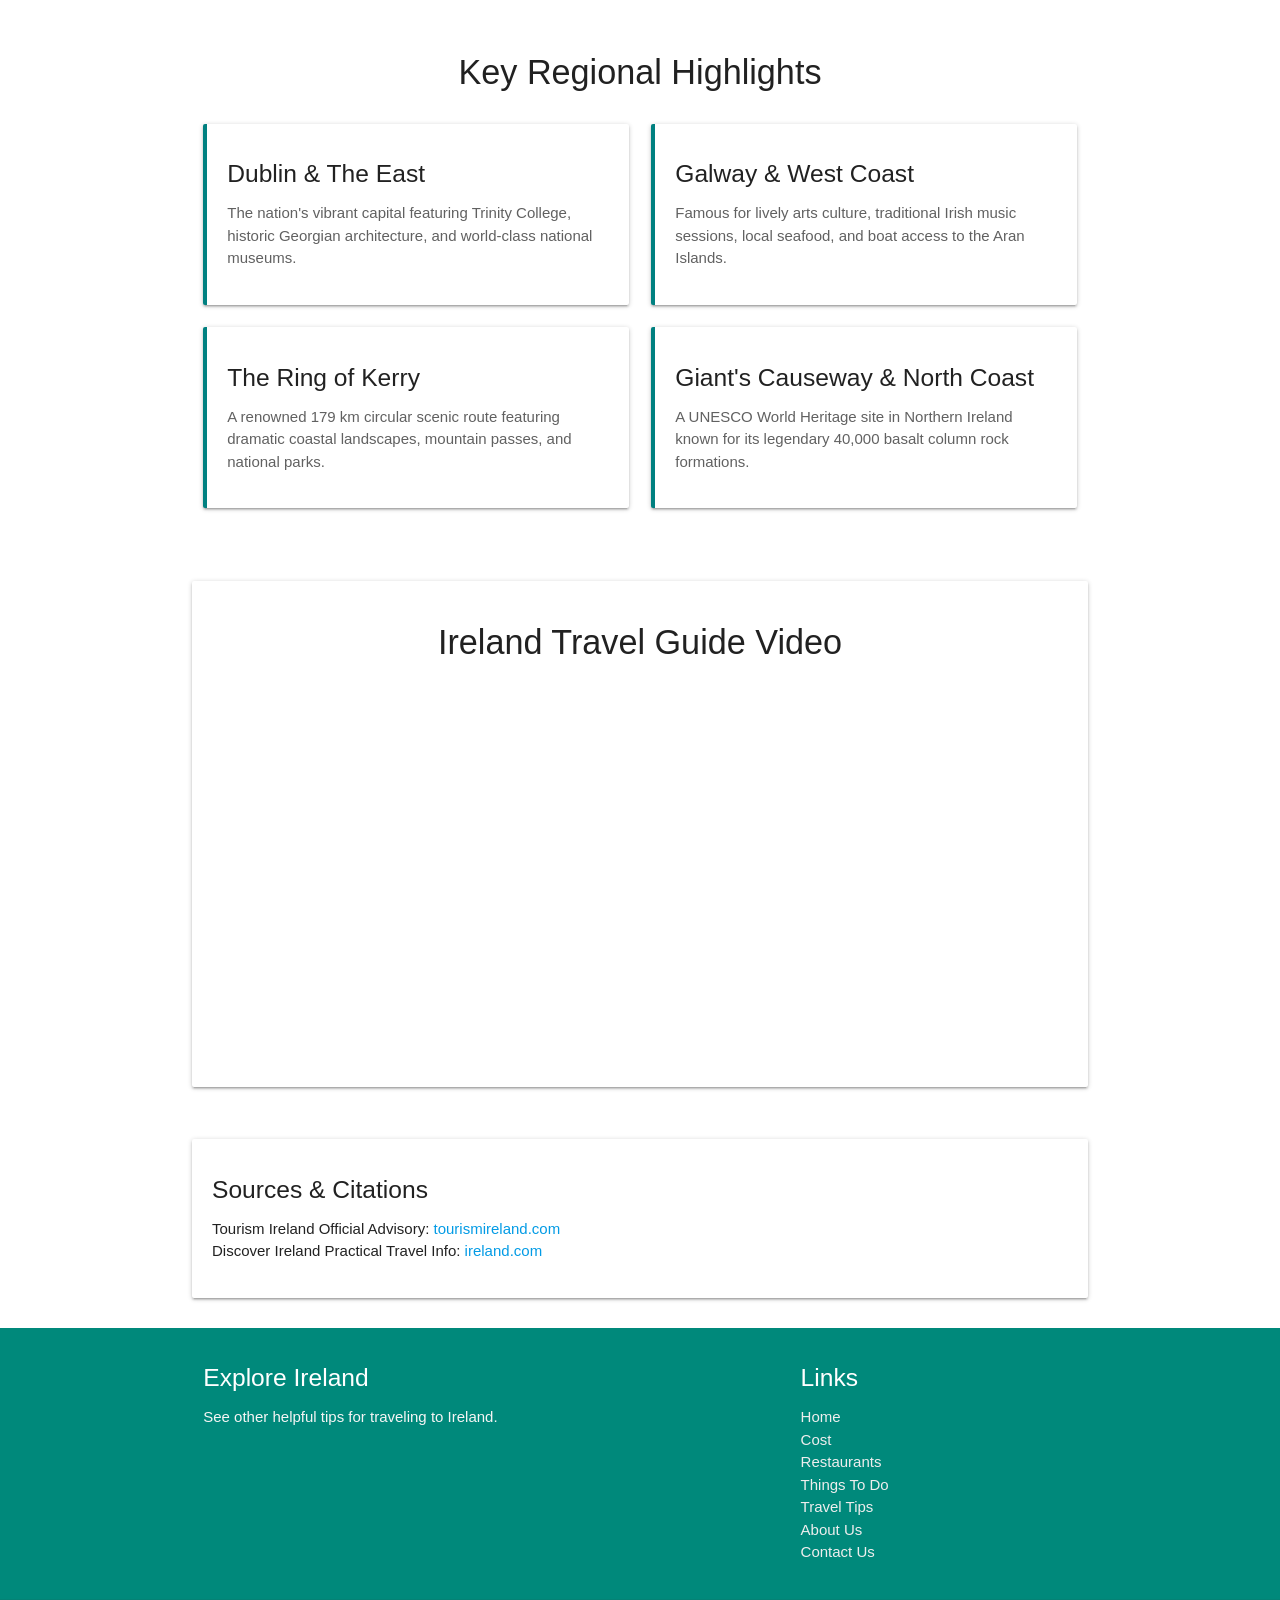
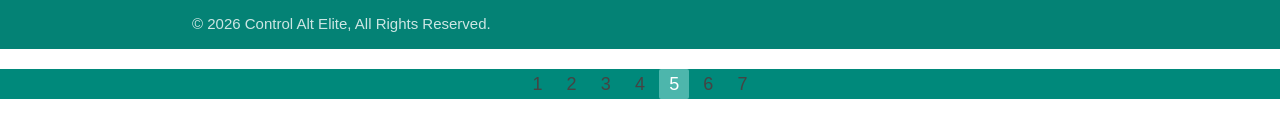
<file: traveltips.html>
<!DOCTYPE html>
<html lang="en">

<head>
    <meta charset="UTF-8">
    <meta name="viewport" content="width=device-width, initial-scale=1.0">
    <title>Ireland Travel | Travel Tips</title>
    <link rel="stylesheet" href="traveltips.css">
    <link rel="stylesheet" href="global.css">

    <!-- Google Fonts & Material Icons -->
    <link rel="preconnect" href="https://fonts.googleapis.com">
    <link rel="preconnect" href="https://fonts.gstatic.com" crossorigin>
    <link href="https://fonts.googleapis.com/icon?family=Material+Icons" rel="stylesheet">
    <link href="https://fonts.googleapis.com/css2?family=Plus+Jakarta+Sans:wght@400;500;600;700&display=swap" rel="stylesheet">

    <!-- Materialize CSS, jQuery, and Materialize JS -->
    <link rel="stylesheet" href="https://cdnjs.cloudflare.com/ajax/libs/materialize/1.0.0/css/materialize.min.css">
    <script src="https://code.jquery.com/jquery-3.6.0.min.js"></script>
    <script src="https://cdnjs.cloudflare.com/ajax/libs/materialize/1.0.0/js/materialize.min.js"></script>

    <script>
        $(document).ready(function() {
            $('.sidenav').sidenav();
            $('.parallax').parallax();
        });
    </script>
</head>

<body>

    <!-- Navigation Header -->
    <header>
        <div class="navbar-fixed">
            <nav class="teal darken-1">
                <div class="nav-wrapper container">
                    <!-- Brand Logo with Icon -->
                    <a href="index.html" class="brand-logo valign-wrapper">
                        <i class="material-icons left">explore</i>Explore Ireland
                    </a>
                    <!-- Mobile Hamburger Trigger -->
                    <a href="#" data-target="mobile-demo" class="sidenav-trigger"><i class="material-icons">menu</i></a>
                    <!-- Desktop Navigation Links -->
                    <ul class="right hide-on-med-and-down">
                        <li><a href="index.html">Home</a></li>
                        <li><a href="costs.html">Cost</a></li>
                        <li><a href="restaurants.html">Restaurants</a></li>
                        <li><a href="Thingstodo.html">Things to Do</a></li>
                        <li class="active"><a href="traveltips.html">Travel Tips</a></li>
                        <li><a href="aboutus.html">About Us</a></li>
                        <li><a href="contact.html">Contact Us</a></li>
                    </ul>
                </div>
            </nav>
        </div>

        <!-- Mobile Sidenav -->
        <ul class="sidenav" id="mobile-demo">
            <li><a href="index.html">Home</a></li>
            <li><a href="costs.html">Cost</a></li>
            <li><a href="restaurants.html">Restaurants</a></li>
            <li><a href="Thingstodo.html">Things to Do</a></li>
            <li class="active"><a href="traveltips.html">Travel Tips</a></li>
            <li><a href="contact.html">Contact Us</a></li>
            <li><a href="aboutus.html">About Us</a></li>
        </ul>
    </header>

    <main class="container" style="margin-top: 30px;">

        <!-- Hero Title Section -->
        <section class="center-align" style="margin-bottom: 30px;">
            <h2>Ireland Travel Guide</h2>
            <p class="flow-text grey-text text-darken-1">Essential practical information and recommendations for your itinerary</p>
        </section>

        <!-- Quick Info Cards Section -->
        <section class="section">
            <h4 class="center-align" style="margin-bottom: 25px;">Essential Travel Essentials</h4>
            <div class="row">
                <div class="col s12 m6 l3">
                    <div class="card center-align info-card" style="padding: 20px; height: 100%;">
                        <div class="info-icon" style="font-size: 2.5rem; margin-bottom: 10px;">💶</div>
                        <h5>Currency</h5>
                        <p class="grey-text text-darken-2">Euro (€) in the Republic of Ireland; British Pound Sterling (£) in Northern Ireland.</p>
                    </div>
                </div>
                <div class="col s12 m6 l3">
                    <div class="card center-align info-card" style="padding: 20px; height: 100%;">
                        <div class="info-icon" style="font-size: 2.5rem; margin-bottom: 10px;">🚗</div>
                        <h5>Driving</h5>
                        <p class="grey-text text-darken-2">Left-hand traffic. Automatic vehicles are limited and should be reserved well in advance.</p>
                    </div>
                </div>
                <div class="col s12 m6 l3">
                    <div class="card center-align info-card" style="padding: 20px; height: 100%;">
                        <div class="info-icon" style="font-size: 2.5rem; margin-bottom: 10px;">🔌</div>
                        <h5>Power Standards</h5>
                        <p class="grey-text text-darken-2">Type G plug (3-prong British standard) operating at 230V / 50Hz. Pack an adapter.</p>
                    </div>
                </div>
                <div class="col s12 m6 l3">
                    <div class="card center-align info-card" style="padding: 20px; height: 100%;">
                        <div class="info-icon" style="font-size: 2.5rem; margin-bottom: 10px;">🌧️</div>
                        <h5>Climate</h5>
                        <p class="grey-text text-darken-2">Temperate maritime climate. Frequent light rain—high-quality rain gear is essential.</p>
                    </div>
                </div>
            </div>
        </section>

        <!-- Seasonal Overview Table -->
        <section class="section">
            <h4 class="center-align" style="margin-bottom: 25px;">Seasonal Overview</h4>
            <div class="card table-card" style="padding: 15px;">
                <div class="table-wrapper">
                    <table class="striped highlight responsive-table">
                        <thead>
                            <tr>
                                <th>Season</th>
                                <th>Months</th>
                                <th>Key Characteristics</th>
                            </tr>
                        </thead>
                        <tbody>
                            <tr>
                                <td><strong>Spring</strong></td>
                                <td>March – May</td>
                                <td>Moderate temperatures, extended daylight hours, and lower visitor density.</td>
                            </tr>
                            <tr>
                                <td><strong>Summer</strong></td>
                                <td>June – August</td>
                                <td>Peak travel season, warmest temperatures (16°C–20°C), and maximum daylight.</td>
                            </tr>
                            <tr>
                                <td><strong>Autumn</strong></td>
                                <td>September – November</td>
                                <td>Mild weather conditions, vibrant fall foliage, and reduced accommodation rates.</td>
                            </tr>
                            <tr>
                                <td><strong>Winter</strong></td>
                                <td>December – February</td>
                                <td>Cooler conditions (4°C–9°C), shorter daylight hours, and off-season pricing.</td>
                            </tr>
                        </tbody>
                    </table>
                </div>
            </div>
        </section>

        <!-- Practical Travel Tips Section -->
        <section class="section">
            <h4 class="center-align" style="margin-bottom: 25px;">Practical Travel Advice</h4>
            <div class="row">
                <div class="col s12 m6">
                    <div class="card" style="padding: 20px; height: 100%;">
                        <h5>🧥 Layered Clothing</h5>
                        <p class="grey-text text-darken-2">Weather changes rapidly. Pack high-quality, windproof, and waterproof outer layers.</p>
                    </div>
                </div>
                <div class="col s12 m6">
                    <div class="card" style="padding: 20px; height: 100%;">
                        <h5>🎟️ Advance Reservations</h5>
                        <p class="grey-text text-darken-2">Top sites like the Cliffs of Moher and Book of Kells require timed tickets booked weeks in advance.</p>
                    </div>
                </div>
                <div class="col s12 m6">
                    <div class="card" style="padding: 20px; height: 100%;">
                        <h5>🚘 Vehicle Rentals</h5>
                        <p class="grey-text text-darken-2">Rural secondary roads can be narrow. Opt for full Collision Damage Waiver (CDW) insurance.</p>
                    </div>
                </div>
                <div class="col s12 m6">
                    <div class="card" style="padding: 20px; height: 100%;">
                        <h5>💶 Tipping Protocol</h5>
                        <p class="grey-text text-darken-2">Gratuities are appreciated but modest; 10%–15% is customary for sit-down restaurant dining.</p>
                    </div>
                </div>
            </div>
        </section>

        <!-- Key Destinations Grid -->
        <section class="section">
            <h4 class="center-align" style="margin-bottom: 25px;">Key Regional Highlights</h4>
            <div class="row">
                <div class="col s12 m6">
                    <div class="card destination-card" style="padding: 20px; height: 100%;">
                        <h5>Dublin & The East</h5>
                        <p class="grey-text text-darken-2">The nation's vibrant capital featuring Trinity College, historic Georgian architecture, and world-class national museums.</p>
                    </div>
                </div>
                <div class="col s12 m6">
                    <div class="card destination-card" style="padding: 20px; height: 100%;">
                        <h5>Galway & West Coast</h5>
                        <p class="grey-text text-darken-2">Famous for lively arts culture, traditional Irish music sessions, local seafood, and boat access to the Aran Islands.</p>
                    </div>
                </div>
                <div class="col s12 m6">
                    <div class="card destination-card" style="padding: 20px; height: 100%;">
                        <h5>The Ring of Kerry</h5>
                        <p class="grey-text text-darken-2">A renowned 179 km circular scenic route featuring dramatic coastal landscapes, mountain passes, and national parks.</p>
                    </div>
                </div>
                <div class="col s12 m6">
                    <div class="card destination-card" style="padding: 20px; height: 100%;">
                        <h5>Giant's Causeway & North Coast</h5>
                        <p class="grey-text text-darken-2">A UNESCO World Heritage site in Northern Ireland known for its legendary 40,000 basalt column rock formations.</p>
                    </div>
                </div>
            </div>
        </section>

        <!-- Video Section -->
        <section class="section center-align">
            <div class="card video-card" style="padding: 20px;">
                <h4 style="margin-bottom: 16px;">Ireland Travel Guide Video</h4>
                <div class="video-wrapper">
                    <div class="video-container">
                        <iframe src="https://www.youtube.com/embed/YXv9qFPkzgY?si=R1SYqJqYWPwm-_l8" title="YouTube video player" frameborder="0" allow="accelerometer; autoplay; clipboard-write; encrypted-media; gyroscope; picture-in-picture; web-share" referrerpolicy="strict-origin-when-cross-origin" allowfullscreen></iframe>
                    </div>
                </div>
            </div>
        </section>

        <!-- Sources Section -->
        <section class="section sources-section">
            <div class="card" style="padding: 20px;">
                <h5>Sources & Citations</h5>
                <ul>
                    <li>Tourism Ireland Official Advisory: <a href="https://www.tourismireland.com/" target="_blank" rel="noopener">tourismireland.com</a></li>
                    <li>Discover Ireland Practical Travel Info: <a href="https://www.ireland.com/en-us/plan-your-trip/" target="_blank" rel="noopener">ireland.com</a></li>
                </ul>
            </div>
        </section>

    </main>

    <!-- Footer -->
   <footer class="page-footer teal darken-1">
        <div class="container">
            <div class="row">
                <div class="col l6 s12">
                    <h5 class="white-text">Explore Ireland</h5>
                    <p class="grey-text text-lighten-4">See other helpful tips for traveling to Ireland.</p>
                </div>
                <div class="col l4 offset-l2 s12">
                    <h5 class="white-text">Links</h5>
                    <ul>
                        <li><a class="grey-text text-lighten-3" href="index.html">Home</a></li>
                        <li><a class="grey-text text-lighten-3" href="costs.html">Cost</a></li>
                        <li><a class="grey-text text-lighten-3" href="restaurants.html">Restaurants</a></li>
                        <li><a class="grey-text text-lighten-3" href="Thingstodo.html">Things To Do</a></li>
                        <li><a class="grey-text text-lighten-3" href="traveltips.html">Travel Tips</a></li>
                        <li><a class="grey-text text-lighten-3" href="aboutus.html">About Us</a></li>
                        <li><a class="grey-text text-lighten-3" href="contact.html">Contact Us</a></li>
                    </ul>
                </div>
            </div>
        </div>
        <div class="footer-copyright">
            <div class="container">
                © 2026 Control Alt Elite, All Rights Reserved.
            </div>
        </div>
    </footer>

    <!-- Pagination -->
    <ul class="pagination center-align teal darken-1 black-text" style="margin: 20px 0;">
        <li class="waves-effect"><a href="index.html">1</a></li>
        <li class="waves-effect"><a href="costs.html">2</a></li>
        <li class="waves-effect"><a href="restaurants.html">3</a></li>
        <li class="waves-effect"><a href="Thingstodo.html">4</a></li>
        <li class="active teal lighten-2 black-text"><a href="traveltips.html">5</a></li>
        <li class="waves-effect"><a href="contact.html">6</a></li>
        <li class="waves-effect"><a href="aboutus.html">7</a></li>
    </ul>

</body>

</html>
</file>
<file: thingstodo.css>
/* ==========================================
   Things To Do Page Custom Stylesheet
   Imports base styling from homepage.css
   ========================================== */

@import url('homepage.css');

/* Subtitle for Main Sections */
.section-subtitle {
  text-align: center;
  color: var(--text-muted);
  font-size: 1rem;
  margin-top: -12px;
  margin-bottom: 24px;
}

/* Embedded Video Wrapper (16:9 Aspect Ratio) */
.video-card {
  padding: 24px;
  text-align: center;
}

.video-wrapper {
  position: relative;
  width: 100%;
  padding-bottom: 56.25%; /* 16:9 aspect ratio */
  height: 0;
  border-radius: var(--radius-md);
  overflow: hidden;
  box-shadow: var(--shadow-sm);
  background-color: #000;
}

.video-wrapper iframe {
  position: absolute;
  top: 0;
  left: 0;
  width: 100%;
  height: 100%;
  border: 0;
}

/* Attraction Card Layout */
.attraction-card {
  display: flex;
  flex-direction: column;
}

.attraction-card .card-image {
  position: relative;
  height: 220px;
  overflow: hidden;
}

.attraction-card .card-image img {
  width: 100%;
  height: 100%;
  object-fit: cover;
  transition: transform 0.5s ease;
}

.attraction-card:hover .card-image img {
  transform: scale(1.05);
}

/* Badge Styling */
.badge {
  position: absolute;
  top: 16px;
  right: 16px;
  padding: 6px 14px;
  border-radius: 50px;
  font-size: 0.75rem;
  font-weight: 600;
  letter-spacing: 0.03em;
  text-transform: uppercase;
}

.badge-coastal {
  background: rgba(162, 210, 255, 0.9);
  color: #1A365D;
  backdrop-filter: blur(4px);
}

.badge-history {
  background: rgba(214, 234, 223, 0.9);
  color: #1C4532;
  backdrop-filter: blur(4px);
}

.badge-hiking {
  background: rgba(255, 229, 217, 0.9);
  color: #632B1A;
  backdrop-filter: blur(4px);
}

/* Card External Links */
.attraction-card .card-link {
  display: inline-flex;
  align-items: center;
  gap: 6px;
  font-weight: 600;
  font-size: 0.9rem;
  color: var(--pastel-green-dark);
  text-decoration: none;
  transition: var(--transition);
  margin-top: auto;
}

.attraction-card .card-link:hover {
  color: var(--pastel-blue-dark);
  gap: 10px;
}
</file>
<file: global.css>
:root {
  --pastel-green-light: #EAF7F1;
  --pastel-green: #95E1D3;
  --pastel-green-dark: #38A3A5;

  --pastel-blue-light: #EBF4FC;
  --pastel-blue: #A2D2FF;
  --pastel-blue-dark: #5390D9;

  --bg-color: #F8FAF9;
  --card-bg: #FFFFFF;
  --text-main: #2D3748;
  --text-muted: #718096;
  --border-color: #E2E8F0;

  --radius-sm: 8px;
  --radius-md: 16px;

  --shadow-sm: 0 2px 8px rgba(0, 0, 0, 0.04);
  --shadow-md: 0 10px 25px -5px rgba(149, 225, 211, 0.25);
  --shadow-lg: 0 20px 30px -10px rgba(83, 144, 217, 0.2);

  --transition: all 0.3s cubic-bezier(0.4, 0, 0.2, 1);
}
/* Header & Navigation */
.navbar {
  position: sticky;
  top: 0;
  z-index: 100;
  background: rgba(255, 255, 255, 0.85);
  backdrop-filter: blur(12px);
  border-bottom: 1px solid var(--border-color);
  padding: 16px 0;
}

.nav-container {
  display: flex;
  justify-content: space-between;
  align-items: center;
}

.compass-icon {
  width: 36px;
  height: 36px;
  stroke: var(--pastel-green-dark);
  transition: var(--transition);
}

.logo:hover .compass-icon {
  transform: rotate(45deg);
  stroke: var(--pastel-blue-dark);
}

.nav-links {
  display: flex;
  gap: 32px;
}

.nav-links a {
  font-weight: 500;
  font-size: 0.95rem;
  color: var(--text-muted);
  transition: var(--transition);
  position: relative;
}

.nav-links a:hover,
.nav-links a.active {
  color: var(--pastel-green-dark);
}

.nav-links a.active::after {
  content: '';
  position: absolute;
  bottom: -6px;
  left: 0;
  width: 100%;
  height: 2px;
  background: var(--pastel-green-dark);
  border-radius: 2px;
}

/* Footer */
.footer {
  background-color: #FFFFFF;
  border-top: 1px solid var(--border-color);
  padding: 40px 0;
  text-align: center;
}

.footer-content {
  display: flex;
  flex-direction: column;
  align-items: center;
  gap: 16px;
}

.footer p {
  color: var(--text-muted);
  font-size: 0.9rem;
}

/* Responsive Styles */
@media (max-width: 768px) {
  .hero h1 {
    font-size: 2.25rem;
  }
  .grid {
    grid-template-columns: 1fr;
  }
}
</file>
<file: traveltips.css>
/* Embedded Video Wrapper (16:9 Aspect Ratio) */
.video-wrapper {
  max-width: 650px;
  width: 100%;
  margin: 20px auto;
}

.video-container {
  background-color: transparent !important; /* Removes Materialize default black background */
  position: relative;
  width: 100%;
  padding-bottom: 56.25%; /* 16:9 aspect ratio */
  height: 0;
  overflow: hidden;
}

.video-container iframe {
  position: absolute;
  top: 0;
  left: 0;
  width: 100%;
  height: 100%;
  border: 0;
}

/* Info Card Styling */
.info-card {
  transition: transform 0.3s ease, box-shadow 0.3s ease;
}

.info-card:hover {
  transform: translateY(-4px);
  box-shadow: 0 6px 15px rgba(0,0,0,0.1);
}

/* Destination Card Styles */
.destination-card {
  border-left: 4px solid teal;
  transition: transform 0.3s ease;
}

.destination-card:hover {
  transform: translateY(-3px);
}

/* Table Card Enhancements */
.table-card {
  overflow: hidden;
}

.table-wrapper {
  width: 100%;
  overflow-x: auto;
}
</file>
